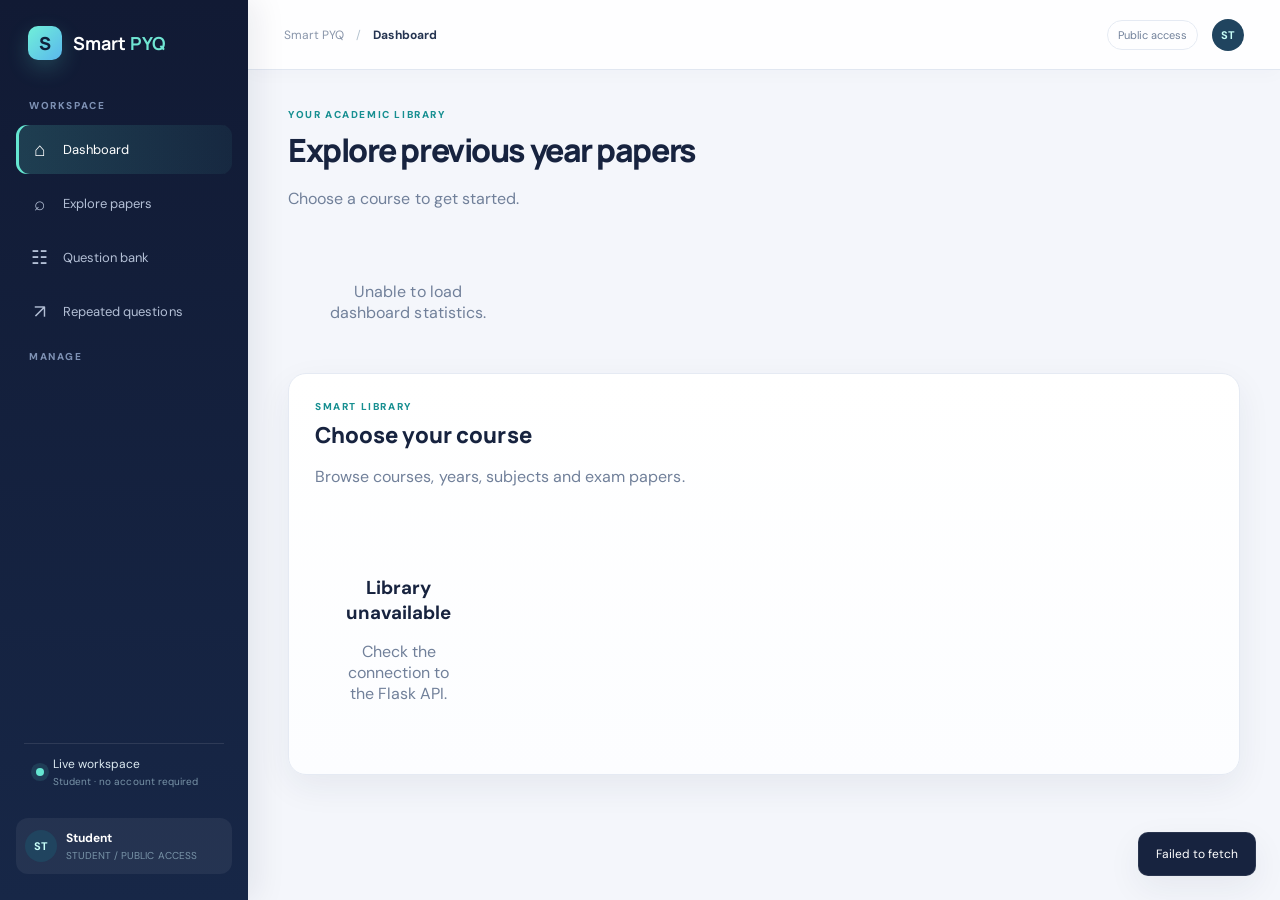
<file: frontend/index.html>
<!doctype html>
<html lang="en">
<head><meta charset="utf-8"><meta name="viewport" content="width=device-width, initial-scale=1"><title>Smart PYQ System | Dashboard</title><link rel="stylesheet" href="css/styles.css"></head>
<body data-page="dashboard"><div id="app-shell"></div><main class="main-content">
  <div class="page-heading"><div><p class="eyebrow">YOUR ACADEMIC LIBRARY</p><h1>Explore previous year papers</h1><p class="muted" id="dashboard-status">Choose a course to get started.</p></div></div>
  <section class="stats-grid dashboard-stats" id="dashboard-stats"></section>
  <section class="card folder-explorer">
    <div class="folder-heading"><div><p class="eyebrow">SMART LIBRARY</p><h2 id="folder-title">Choose your course</h2><p class="muted" id="folder-description">Browse courses, years, subjects and exam papers.</p></div><button class="button ghost hidden" id="folder-back" type="button">← Back</button></div>
    <div class="folder-breadcrumbs" id="folder-breadcrumbs"></div>
    <div class="folder-grid" id="folder-grid"><div class="state">Loading your paper library...</div></div>
  </section>
</main><div class="toast" id="toast"></div><script src="js/api.js"></script><script src="js/app.js"></script></body></html>
</file>
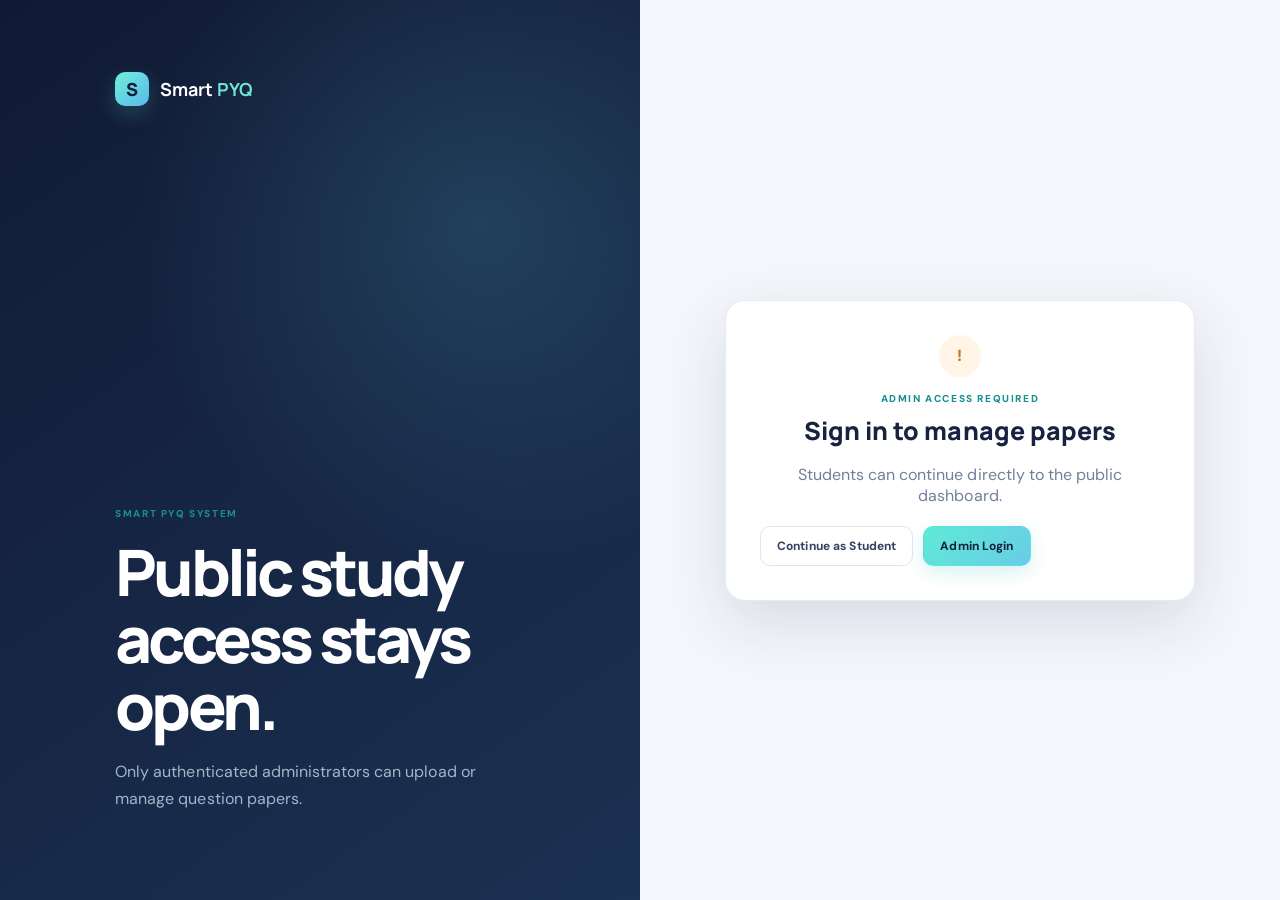
<file: frontend/access-denied.html>
<!doctype html>
<html lang="en">
<head><meta charset="utf-8"><meta name="viewport" content="width=device-width, initial-scale=1"><title>Admin Access Required | Smart PYQ System</title><link rel="preconnect" href="https://fonts.googleapis.com"><link rel="preconnect" href="https://fonts.gstatic.com" crossorigin><link href="https://fonts.googleapis.com/css2?family=DM+Sans:wght@400;500;600;700&family=Manrope:wght@600;700;800&display=swap" rel="stylesheet"><link rel="stylesheet" href="css/styles.css"></head>
<body class="auth-page"><main class="auth-layout"><section class="auth-hero"><div class="brand"><span class="brand-mark">S</span><span>Smart <b>PYQ</b></span></div><div><p class="eyebrow">SMART PYQ SYSTEM</p><h1>Public study access stays open.</h1><p>Only authenticated administrators can upload or manage question papers.</p></div></section><section class="auth-panel"><div class="auth-card access-card"><span class="access-icon">!</span><p class="eyebrow">ADMIN ACCESS REQUIRED</p><h2>Sign in to manage papers</h2><p class="muted">Students can continue directly to the public dashboard.</p><div class="form-actions"><a class="button ghost" href="index.html">Continue as Student</a><a class="button primary" href="login.html">Admin Login</a></div></div></section></main></body></html>
</file>
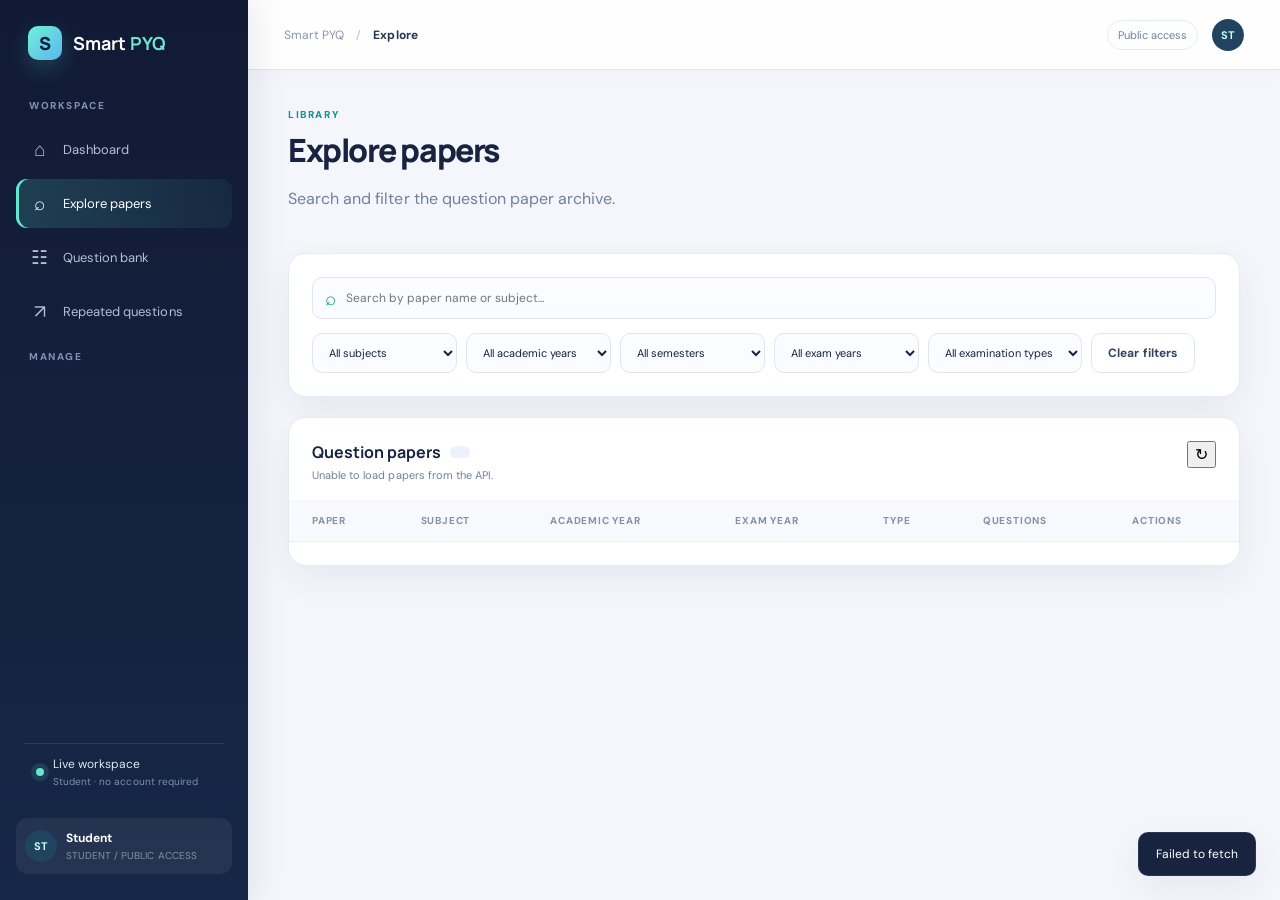
<file: frontend/explore.html>
<!doctype html><html lang="en"><head><meta charset="utf-8"><meta name="viewport" content="width=device-width, initial-scale=1"><title>Explore Papers | Smart PYQ System</title><link rel="preconnect" href="https://fonts.googleapis.com"><link rel="preconnect" href="https://fonts.gstatic.com" crossorigin><link href="https://fonts.googleapis.com/css2?family=DM+Sans:wght@400;500;600;700&family=Manrope:wght@600;700;800&display=swap" rel="stylesheet"><link rel="stylesheet" href="css/styles.css"></head><body data-page="explore"><div id="app-shell"></div><main class="main-content"><div class="page-heading"><div><p class="eyebrow">LIBRARY</p><h1>Explore papers</h1><p class="muted">Search and filter the question paper archive.</p></div><a class="button primary" href="upload.html"><span>＋</span> Upload paper</a></div><section class="card filter-card"><div class="search-field"><span>⌕</span><input id="paper-search" placeholder="Search by paper name or subject..." autocomplete="off"></div><div class="filter-row"><select id="subject-filter"><option value="">All subjects</option></select><select id="academic-filter"><option value="">All academic years</option></select><select id="semester-filter"><option value="">All semesters</option><option>Semester 1</option><option>Semester 2</option><option>Semester 3</option><option>Semester 4</option></select><select id="exam-year-filter"><option value="">All exam years</option></select><select id="term-filter"><option value="">All examination types</option><option>Mid Term</option><option>End Term</option></select><button class="button ghost" id="clear-filters">Clear filters</button></div></section><section class="card table-card"><div class="section-heading"><div><h2>Question papers <span class="count-pill" id="paper-count"></span></h2><p class="muted">Preview records are local mock data for this phase.</p></div><button class="icon-button" title="Refresh" id="refresh-papers">↻</button></div><div class="table-wrap"><table><thead><tr><th>Paper</th><th>Subject</th><th>Academic year</th><th>Exam year</th><th>Type</th><th>Questions</th><th>Actions</th></tr></thead><tbody id="papers-table"></tbody></table></div><div class="state empty-state hidden" id="papers-empty"><span class="state-icon">⌕</span><h3>No papers found</h3><p>Try changing your search or filters.</p></div></section></main><div class="toast" id="toast"></div><script src="js/mock-data.js"></script><script src="js/api.js"></script><script src="js/app.js"></script></body></html>
</file>
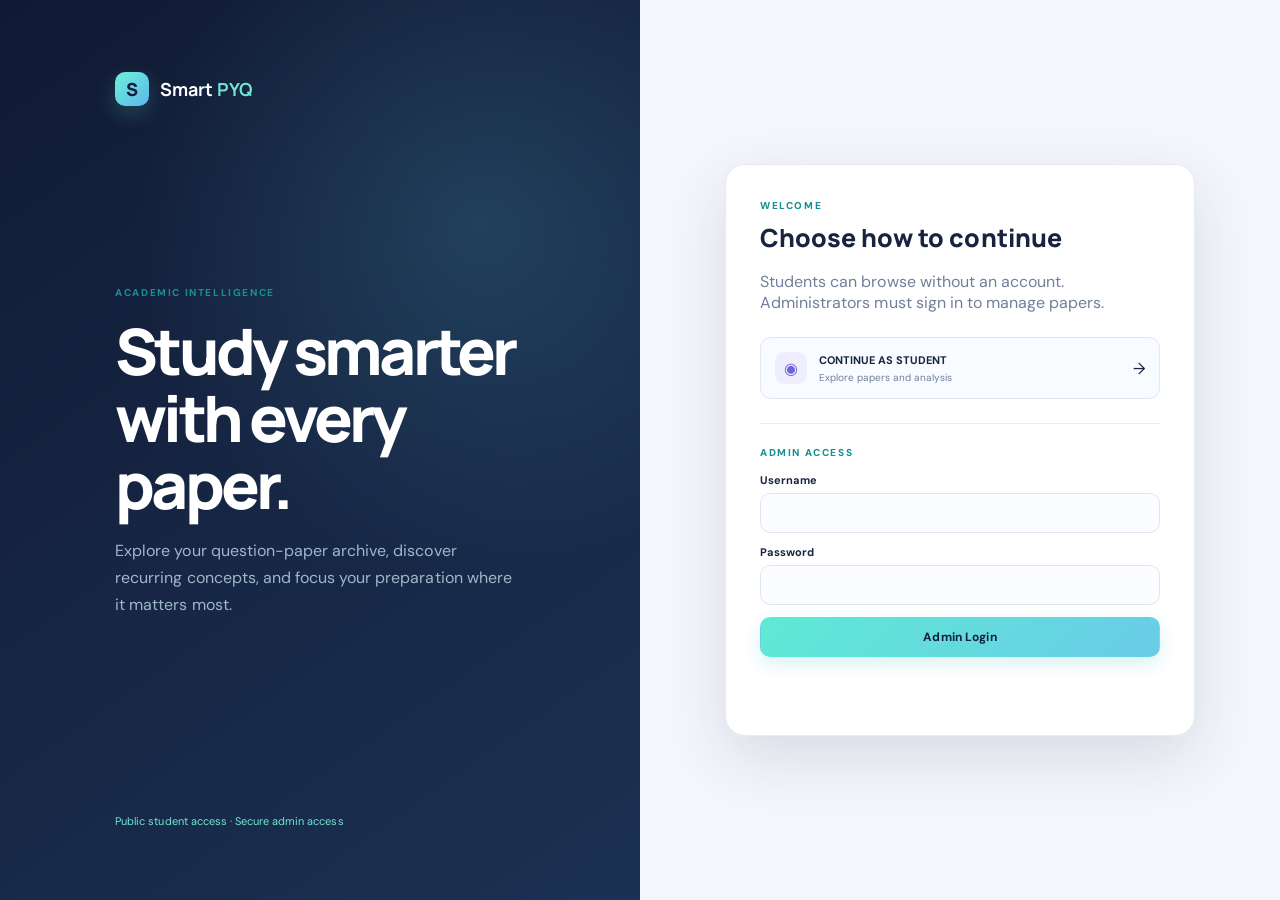
<file: frontend/login.html>
<!doctype html>
<html lang="en">
<head><meta charset="utf-8"><meta name="viewport" content="width=device-width, initial-scale=1"><title>Sign in | Smart PYQ System</title><link rel="preconnect" href="https://fonts.googleapis.com"><link rel="preconnect" href="https://fonts.gstatic.com" crossorigin><link href="https://fonts.googleapis.com/css2?family=DM+Sans:wght@400;500;600;700&family=Manrope:wght@600;700;800&display=swap" rel="stylesheet"><link rel="stylesheet" href="css/styles.css"></head>
<body class="auth-page">
  <main class="auth-layout"><section class="auth-hero"><div class="brand"><span class="brand-mark">S</span><span>Smart <b>PYQ</b></span></div><div><p class="eyebrow">ACADEMIC INTELLIGENCE</p><h1>Study smarter with every paper.</h1><p>Explore your question-paper archive, discover recurring concepts, and focus your preparation where it matters most.</p></div><span class="auth-hero-note">Public student access · Secure admin access</span></section><section class="auth-panel"><div class="auth-card"><p class="eyebrow">WELCOME</p><h2>Choose how to continue</h2><p class="muted">Students can browse without an account. Administrators must sign in to manage papers.</p><div class="role-grid"><button class="role-card" id="continue-student" type="button"><span class="role-icon violet">◉</span><span><strong>CONTINUE AS STUDENT</strong><small>Explore papers and analysis</small></span><span>→</span></button></div><form id="admin-login-form" class="admin-login-form"><p class="eyebrow">ADMIN ACCESS</p><label>Username<input id="admin-username" name="username" autocomplete="username" required></label><label>Password<input id="admin-password" name="password" type="password" autocomplete="current-password" required></label><button class="button primary" type="submit">Admin Login</button><p class="muted" id="login-error" role="alert"></p></form></div></section></main>
  <script src="js/api.js"></script><script>
    document.querySelector('#continue-student').onclick = () => { window.location.href = 'index.html'; };
    document.querySelector('#admin-login-form').onsubmit = async event => {
      event.preventDefault();
      const form = event.currentTarget;
      const button = form.querySelector('button[type="submit"]');
      const error = document.querySelector('#login-error');
      button.disabled = true; error.textContent = '';
      try {
        await window.PYQAuth.login(form.username.value.trim(), form.password.value);
        window.location.href = 'index.html';
      } catch (exception) {
        error.textContent = exception.message || 'Administrator login failed.';
      } finally { button.disabled = false; }
    };
  </script>
</body></html>
</file>
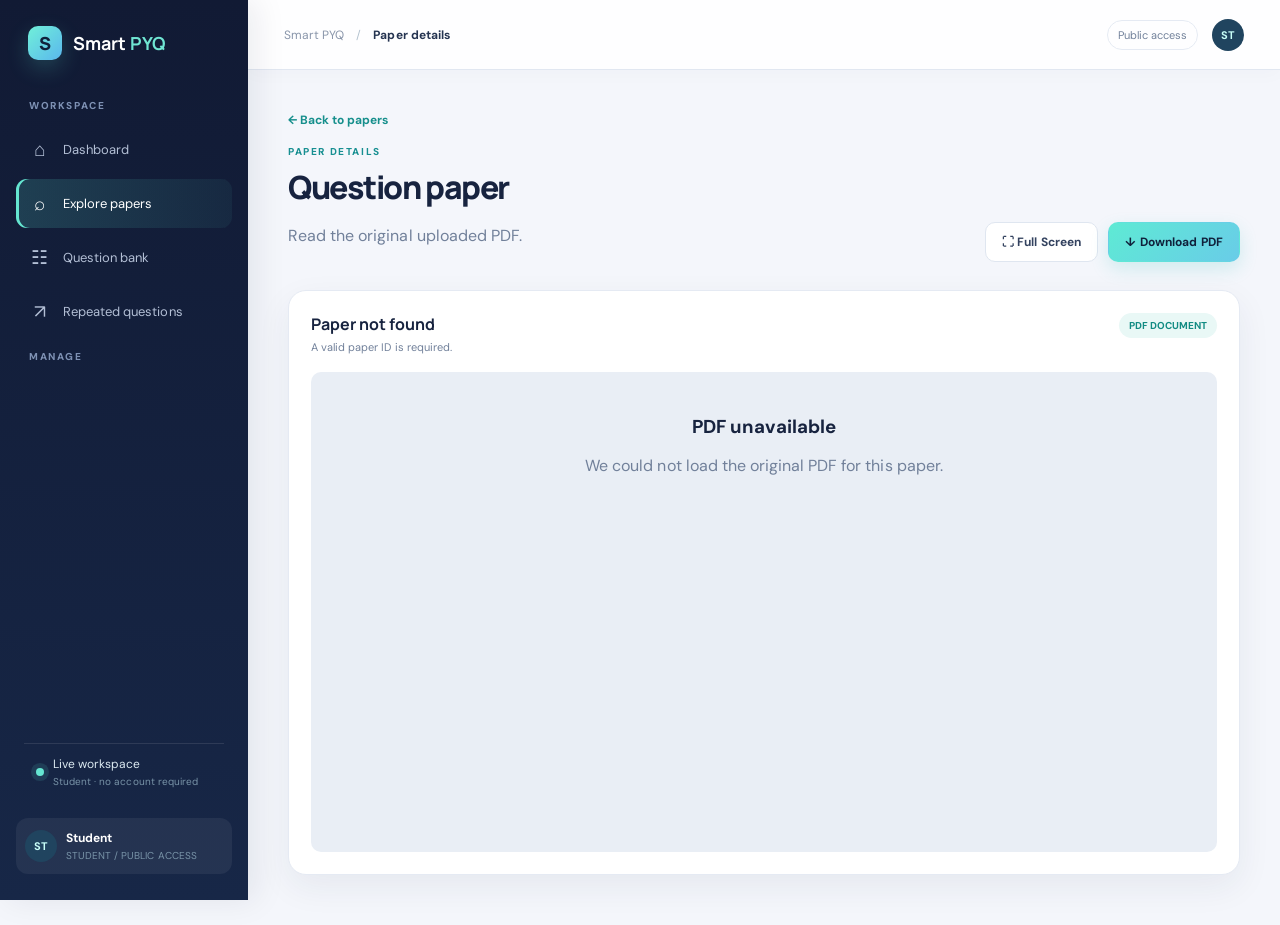
<file: frontend/paper-details.html>
<!doctype html>
<html lang="en">
<head>
  <meta charset="utf-8">
  <meta name="viewport" content="width=device-width, initial-scale=1">
  <title>Paper Details | Smart PYQ System</title>
  <link rel="preconnect" href="https://fonts.googleapis.com">
  <link rel="preconnect" href="https://fonts.gstatic.com" crossorigin>
  <link href="https://fonts.googleapis.com/css2?family=DM+Sans:wght@400;500;600;700&family=Manrope:wght@600;700;800&display=swap" rel="stylesheet">
  <link rel="stylesheet" href="css/styles.css">
</head>
<body data-page="details">
  <div id="app-shell"></div>
  <main class="main-content">
    <a class="back-link" href="explore.html">← Back to papers</a>
    <div class="page-heading detail-heading">
      <div><p class="eyebrow">PAPER DETAILS</p><h1>Question paper</h1><p class="muted">Read the original uploaded PDF.</p></div>
      <div class="pdf-actions"><button class="button ghost" id="fullscreen-paper" type="button">⛶ Full Screen</button><button class="button primary" id="download-paper" type="button">↓ Download PDF</button></div>
    </div>
    <section class="card pdf-viewer-card">
      <div class="section-heading"><div><h2 id="detail-title">Loading paper...</h2><p class="muted" id="detail-subtitle"></p></div><span class="badge soft">PDF DOCUMENT</span></div>
      <div class="pdf-preview"><iframe id="pdf-viewer" title="Question paper PDF" loading="lazy" allow="fullscreen" style="width:100%;height:calc(100vh - 250px);min-height:620px;border:0;border-radius:8px;background:#fff"></iframe><div class="state hidden" id="pdf-unavailable"><h3>PDF unavailable</h3><p>We could not load the original PDF for this paper.</p></div></div>
    </section>
  </main>
  <div class="toast" id="toast"></div>
  <script src="js/mock-data.js"></script><script src="js/api.js"></script><script src="js/app.js"></script>
</body>
</html>
</file>
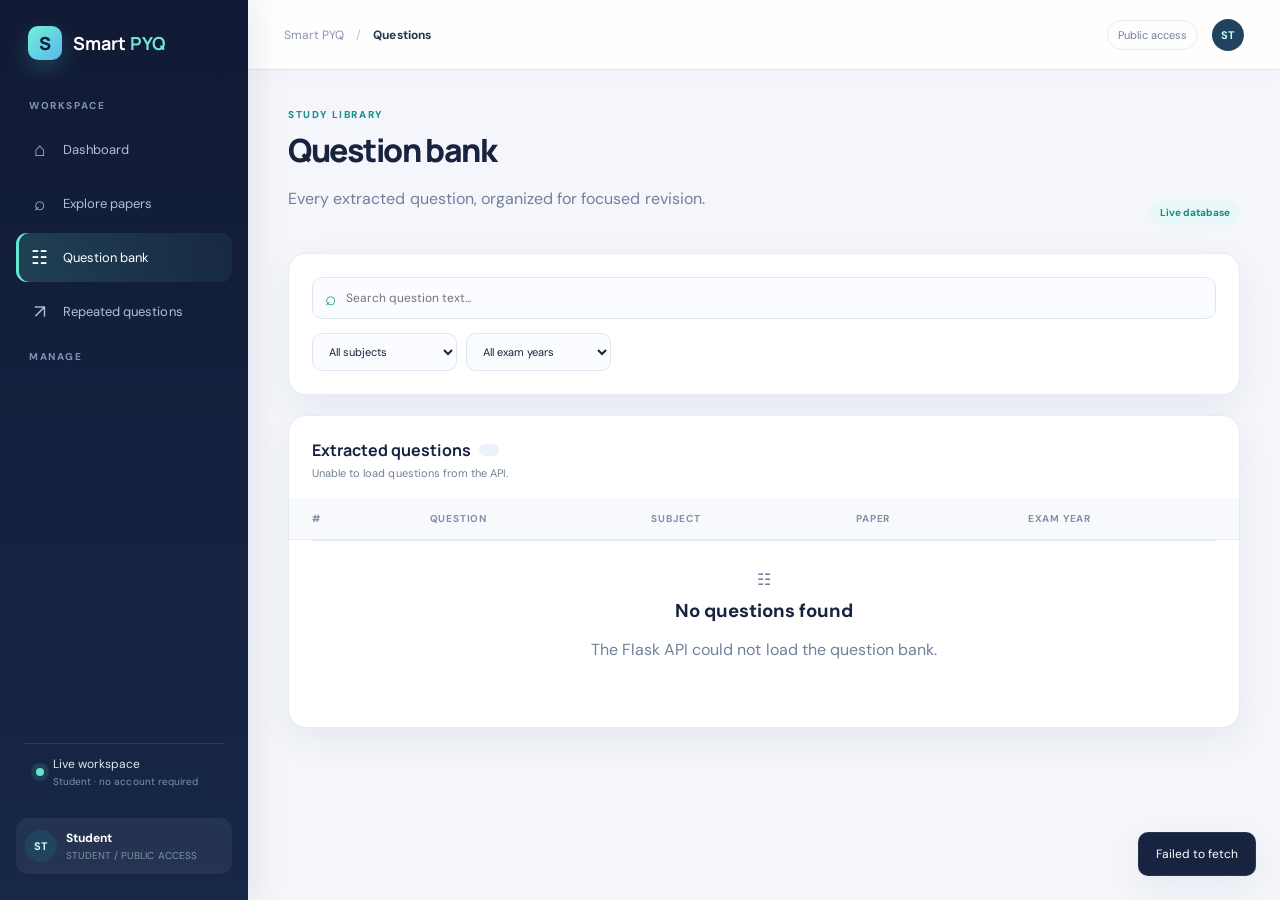
<file: frontend/questions.html>
<!doctype html><html lang="en"><head><meta charset="utf-8"><meta name="viewport" content="width=device-width, initial-scale=1"><title>Question Bank | Smart PYQ System</title><link rel="stylesheet" href="css/styles.css"></head><body data-page="questions"><div id="app-shell"></div><main class="main-content"><div class="page-heading"><div><p class="eyebrow">STUDY LIBRARY</p><h1>Question bank</h1><p class="muted">Every extracted question, organized for focused revision.</p></div><span class="badge soft">Live database</span></div><section class="card filter-card"><div class="search-field"><span>⌕</span><input id="question-search" placeholder="Search question text..."></div><div class="filter-row"><select id="question-subject"><option value="">All subjects</option></select><select id="question-year"><option value="">All exam years</option></select></div></section><section class="card table-card"><div class="section-heading"><div><h2>Extracted questions <span class="count-pill" id="question-count"></span></h2><p class="muted" id="question-status">Loading questions from the Flask API...</p></div></div><div class="table-wrap"><table><thead><tr><th>#</th><th>Question</th><th>Subject</th><th>Paper</th><th>Exam year</th></tr></thead><tbody id="questions-table"></tbody></table></div><div class="state empty-state hidden" id="questions-empty"><span class="state-icon">☷</span><h3>No questions found</h3><p id="questions-empty-copy">Try a different search phrase.</p></div></section></main><div class="toast" id="toast"></div><script src="js/api.js"></script><script src="js/app.js"></script></body></html>
</file>
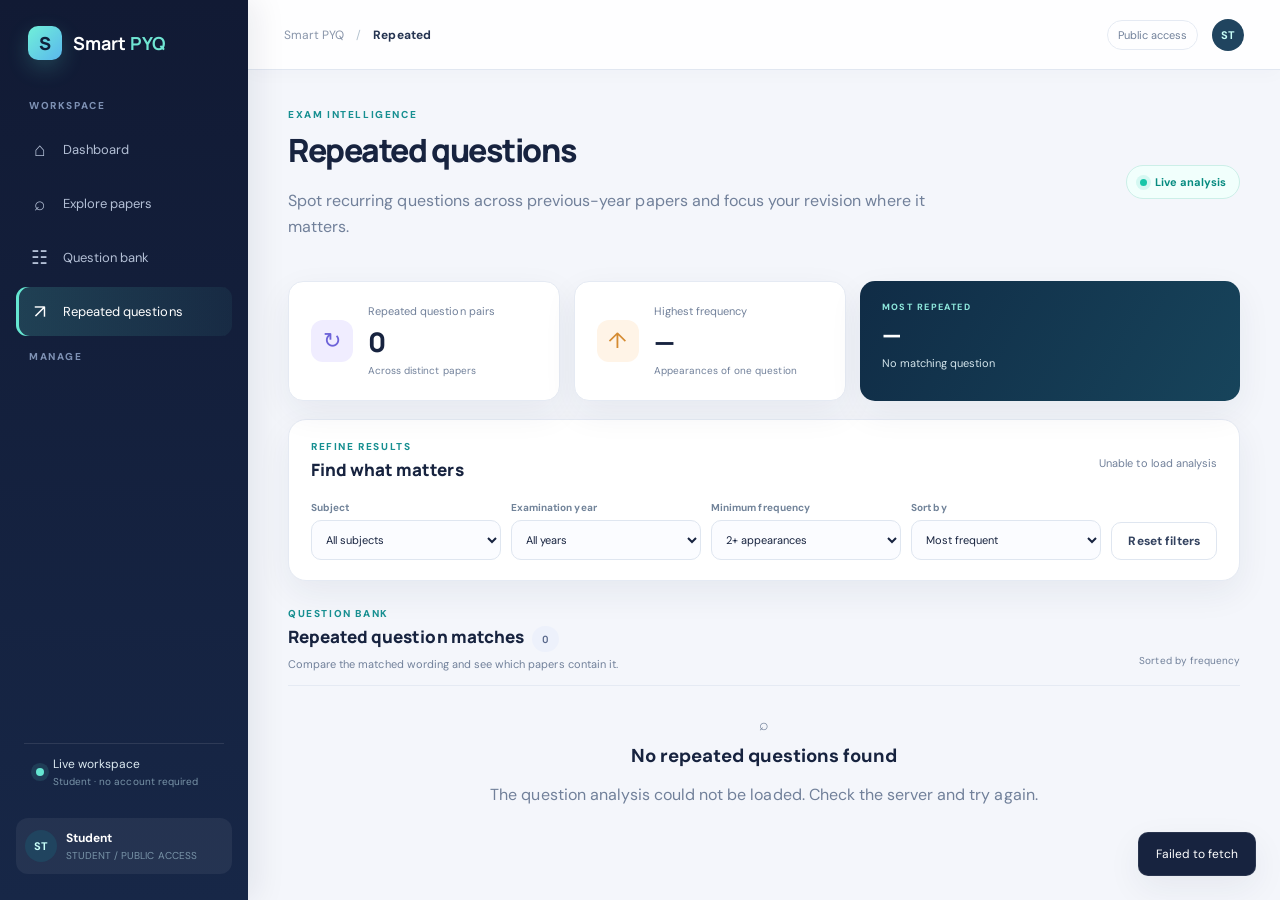
<file: frontend/repeated.html>
<!doctype html>
<html lang="en">
<head>
  <meta charset="utf-8">
  <meta name="viewport" content="width=device-width, initial-scale=1">
  <title>Repeated Questions | Smart PYQ System</title>
  <link rel="preconnect" href="https://fonts.googleapis.com">
  <link rel="preconnect" href="https://fonts.gstatic.com" crossorigin>
  <link href="https://fonts.googleapis.com/css2?family=DM+Sans:wght@400;500;600;700&family=Manrope:wght@600;700;800&display=swap" rel="stylesheet">
  <link rel="stylesheet" href="css/styles.css">
</head>
<body data-page="repeated">
  <div id="app-shell"></div>
  <main class="main-content repeated-page">
    <div class="page-heading repeated-hero">
      <div>
        <p class="eyebrow">EXAM INTELLIGENCE</p>
        <h1>Repeated questions</h1>
        <p class="muted">Spot recurring questions across previous-year papers and focus your revision where it matters.</p>
      </div>
      <span class="live-indicator"><i></i> Live analysis</span>
    </div>

    <section class="repeated-metrics">
      <article class="metric-card metric-primary">
        <span class="metric-icon">↻</span>
        <div><p>Repeated question pairs</p><strong id="repeated-total">—</strong><small>Across distinct papers</small></div>
      </article>
      <article class="metric-card">
        <span class="metric-icon metric-icon-orange">↑</span>
        <div><p>Highest frequency</p><strong id="repeated-highest">—</strong><small>Appearances of one question</small></div>
      </article>
      <article class="metric-card metric-highlight">
        <div class="metric-label">MOST REPEATED</div>
        <strong id="top-frequency">—</strong>
        <p id="top-question">Waiting for analysis…</p>
      </article>
    </section>

    <section class="card repeated-filter-panel">
      <div class="repeated-filter-heading">
        <div><p class="eyebrow">REFINE RESULTS</p><h2>Find what matters</h2></div>
        <p class="muted" id="repeated-status">Loading repeated questions…</p>
      </div>
      <div class="repeated-filters">
        <label><span>Subject</span><select id="repeated-subject-filter"><option value="">All subjects</option></select></label>
        <label><span>Examination year</span><select id="repeated-exam-year-filter"><option value="">All years</option></select></label>
        <label><span>Minimum frequency</span><select id="repeated-min-frequency"><option value="2">2+ appearances</option><option value="3">3+ appearances</option><option value="4">4+ appearances</option><option value="5">5+ appearances</option></select></label>
        <label><span>Sort by</span><select id="sort-repeated"><option value="desc">Most frequent</option><option value="asc">Least frequent</option></select></label>
        <button class="button ghost" id="clear-repeated-filters" type="button">Reset filters</button>
      </div>
    </section>

    <section class="repeated-results-section">
      <div class="repeated-results-heading">
        <div><p class="eyebrow">QUESTION BANK</p><h2>Repeated question matches <span class="count-pill" id="repeated-count">0</span></h2><p class="muted">Compare the matched wording and see which papers contain it.</p></div>
        <span class="results-caption">Sorted by frequency</span>
      </div>
      <div id="repeated-list" class="repeated-list"></div>
      <div class="state empty-state hidden" id="repeated-empty"><span class="state-icon">⌕</span><h3>No repeated questions found</h3><p>No questions match the selected filters.</p></div>
    </section>
  </main>
  <div class="toast" id="toast"></div>
  <script src="js/mock-data.js"></script>
  <script src="js/api.js"></script>
  <script src="js/app.js"></script>
</body>
</html>
</file>
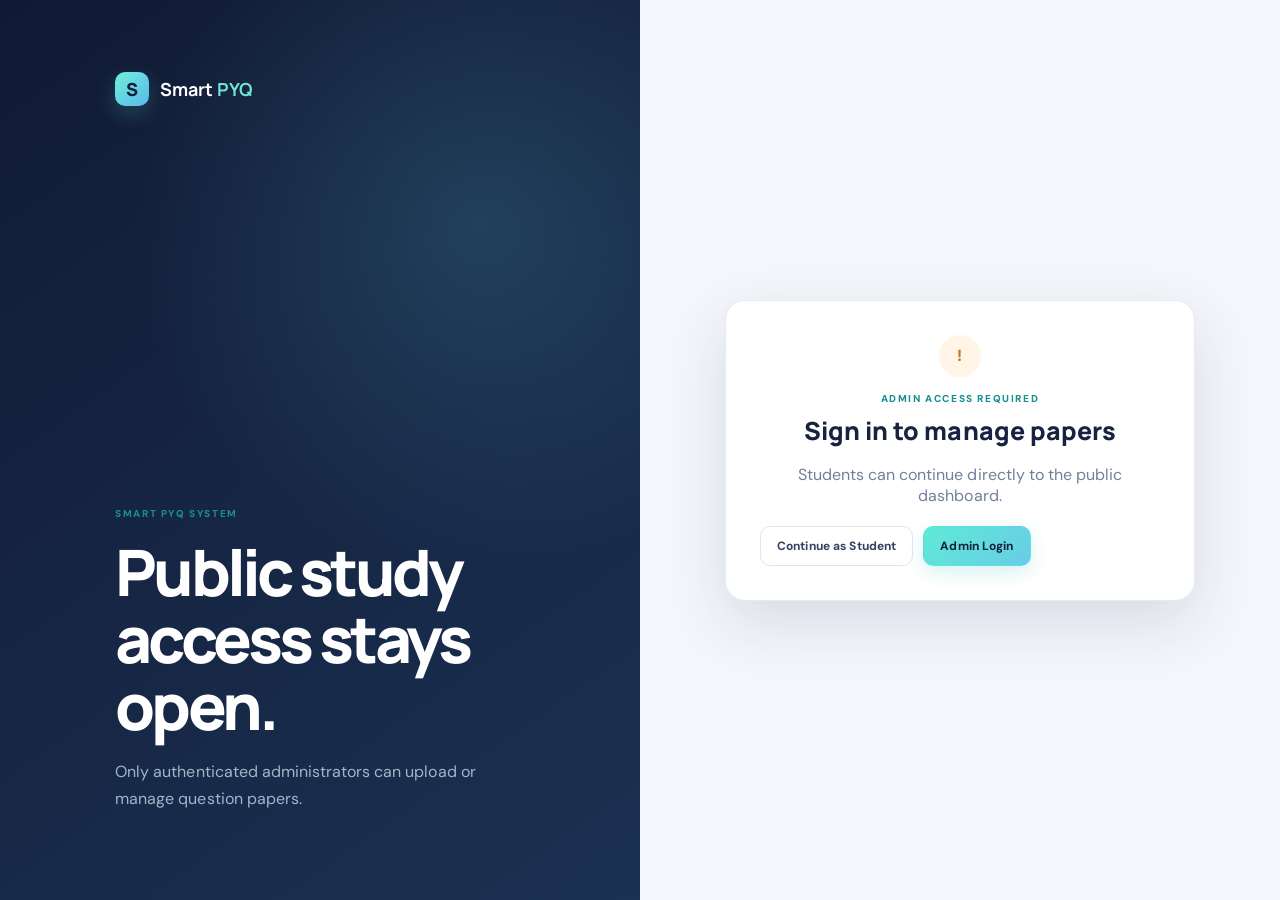
<file: frontend/upload.html>
<!doctype html>
<html lang="en">
<head>
  <meta charset="utf-8">
  <meta name="viewport" content="width=device-width, initial-scale=1">
  <title>Upload Paper | Smart PYQ System</title>
  <link rel="preconnect" href="https://fonts.googleapis.com">
  <link rel="preconnect" href="https://fonts.gstatic.com" crossorigin>
  <link href="https://fonts.googleapis.com/css2?family=DM+Sans:wght@400;500;600;700&family=Manrope:wght@600;700;800&display=swap" rel="stylesheet">
  <link rel="stylesheet" href="css/styles.css">
</head>
<body data-page="upload">
  <div id="app-shell"></div>
  <main class="main-content">
    <div class="page-heading">
      <div>
        <p class="eyebrow">CONTENT INGESTION</p>
        <h1>Upload a paper</h1>
        <p class="muted">Add a PDF to the processing queue with the right academic context.</p>
      </div>
    </div>
    <div class="content-grid form-layout">
      <section class="card">
        <div class="section-heading">
          <div>
            <h2>Paper information</h2>
            <p class="muted">These fields will be sent to the Flask processing endpoint.</p>
          </div>
        </div>
        <form id="upload-form">
          <div class="form-grid">
            <label>Course<input name="course" maxlength="120" placeholder="e.g. B.Tech AI & DS" required></label>
            <label>Subject<input name="subject" list="subject-options" maxlength="150" placeholder="Enter or choose subject" required><datalist id="subject-options"><option value="Data Structures"></option><option value="OOP in C++"></option><option value="DBMS"></option><option value="Computer Networks"></option></datalist></label>
            <label>Academic year<select name="academic_year" required><option value="">Choose year</option><option>First Year</option><option>Second Year</option><option>Third Year</option><option>Fourth Year</option></select></label>
            <label>Semester<select name="semester" required><option value="">Choose semester</option><option>Semester 1</option><option>Semester 2</option><option>Semester 3</option><option>Semester 4</option></select></label>
            <label>Examination year<select name="exam_year" required><option value="">Choose year</option><option>2025</option><option>2024</option><option>2023</option><option>2022</option></select></label>
            <label>Examination type<select name="term" required><option value="">Choose type</option><option>Mid Term</option><option>End Term</option></select></label>
            <label>Paper code<input name="paper_code" maxlength="50" placeholder="e.g. TCS302" required></label>
          </div>
          <div class="dropzone" id="dropzone">
            <input type="file" id="file-input" name="pdf" accept="application/pdf" hidden>
            <span class="upload-icon">↑</span>
            <strong>Drop your PDF here</strong>
            <span class="muted">or <button type="button" class="inline-button" id="choose-file">browse files</button></span>
            <small>PDF only · Maximum 25 MB</small>
            <div class="file-preview hidden" id="file-preview"></div>
          </div>
          <div class="form-actions">
            <a href="index.html" class="button ghost">Cancel</a>
            <button class="button primary" type="submit">Upload and process paper</button>
          </div>
        </form>
      </section>
      <aside class="card info-card">
        <span class="icon-box blue">✦</span>
        <h2>What happens next?</h2>
        <ol>
          <li><strong>OCR processing</strong><span>Each PDF page is rendered and read by the OCR pipeline.</span></li>
          <li><strong>Question extraction</strong><span>Numbered question blocks are identified and normalized.</span></li>
          <li><strong>Library indexing</strong><span>Paper metadata and questions become searchable.</span></li>
        </ol>
        <div class="notice">Admin-only upload. The Flask API validates the session, stores the PDF, and runs OCR and extraction.</div>
      </aside>
    </div>
  </main>
  <div class="toast" id="toast"></div>
  <script src="js/mock-data.js"></script>
  <script src="js/api.js"></script>
  <script src="js/app.js"></script>
</body>
</html>
</file>
<file: frontend/css/styles.css>
@import url('https://fonts.googleapis.com/css2?family=DM+Sans:wght@400;500;600;700&family=Manrope:wght@600;700;800&display=swap');
:root{--navy:#071a2d;--navy-2:#0d2b45;--cyan:#17d4c4;--cyan-dark:#0aa89c;--canvas:#f3f7fb;--card:#fff;--ink:#102a43;--muted:#718399;--line:#e3edf3;--violet:#8067e8;--orange:#f3a64b;--green:#38ba8a;--shadow:0 16px 40px rgba(20,53,77,.08)}
*{box-sizing:border-box}html{font-family:'DM Sans',sans-serif;color:var(--ink);background:var(--canvas)}body{margin:0;background:var(--canvas);min-height:100vh}a{color:inherit;text-decoration:none}button,input,select{font:inherit}button{cursor:pointer}.hidden{display:none!important}.muted{color:var(--muted)}
.app-shell{display:contents}.sidebar{position:fixed;inset:0 auto 0 0;width:248px;background:linear-gradient(180deg,var(--navy),#09243b);color:#c8d7e3;padding:26px 16px;display:flex;flex-direction:column;z-index:5}.brand{display:flex;align-items:center;gap:11px;color:#fff;font-family:Manrope,sans-serif;font-weight:700;font-size:18px;padding:0 12px 30px}.brand b{color:var(--cyan)}.brand-mark{display:grid;place-items:center;width:34px;height:34px;border-radius:10px;background:var(--cyan);color:var(--navy);font-weight:800;box-shadow:0 8px 20px rgba(23,212,196,.3)}.nav-label,.eyebrow{font-size:10px;letter-spacing:.16em;font-weight:800;color:#83a0b5}.nav-label{padding:0 13px;margin:9px 0 8px}.sidebar nav{display:grid;gap:5px}.sidebar nav a{display:flex;align-items:center;gap:13px;padding:12px 13px;border-radius:10px;font-size:13px;color:#a9c0d0;transition:.2s}.sidebar nav a span{width:20px;font-size:19px;text-align:center}.sidebar nav a:hover,.sidebar nav a.active{color:#fff;background:rgba(23,212,196,.13)}.sidebar nav a.active{box-shadow:inset 3px 0 var(--cyan)}.sidebar-footer{margin-top:auto}.preview-indicator{display:flex;gap:9px;align-items:center;margin:18px 8px;padding:12px;border-top:1px solid rgba(255,255,255,.1);font-size:12px;color:#dceaf1}.preview-indicator i{width:8px;height:8px;border-radius:99px;background:var(--cyan);box-shadow:0 0 0 5px rgba(23,212,196,.12)}.preview-indicator small,.user-profile small{display:block;color:#7994a8;font-size:10px;margin-top:3px}.user-profile{display:flex;align-items:center;gap:9px;padding:12px 9px;border-radius:12px;background:rgba(255,255,255,.06);min-width:0}.user-profile>span:nth-child(2){min-width:0;flex:1}.user-profile strong{font-size:12px;color:#fff;display:block;white-space:nowrap;overflow:hidden;text-overflow:ellipsis}.avatar,.top-avatar{display:grid;place-items:center;width:32px;height:32px;border-radius:50%;background:#20445f;color:#c8fff9;font-size:11px;font-weight:700}.logout-link{background:none;border:0;color:var(--cyan);font-size:11px;padding:3px}.topbar{position:fixed;top:0;right:0;left:248px;height:70px;background:rgba(255,255,255,.9);backdrop-filter:blur(16px);border-bottom:1px solid var(--line);display:flex;align-items:center;padding:0 36px;z-index:4}.breadcrumbs{font-size:12px;color:var(--muted)}.breadcrumbs span{padding:0 9px;color:#b3c2cf}.breadcrumbs strong{color:var(--ink)}.top-actions{margin-left:auto;display:flex;align-items:center;gap:14px}.top-status{font-size:11px;color:var(--muted);padding:7px 10px;border:1px solid var(--line);border-radius:99px}.menu-button,.mobile-close{display:none}.main-content{margin-left:248px;padding:108px 40px 50px;max-width:1600px}.page-heading{display:flex;align-items:flex-end;justify-content:space-between;gap:20px;margin-bottom:28px}.page-heading h1{font:800 32px Manrope,sans-serif;margin:7px 0 8px;letter-spacing:-.04em}.eyebrow{margin:0;color:var(--cyan-dark)}.button{border:1px solid transparent;border-radius:9px;padding:11px 16px;font-weight:700;font-size:12px;display:inline-flex;align-items:center;justify-content:center;gap:8px;transition:.2s}.button.primary{background:var(--cyan);color:var(--navy);box-shadow:0 8px 18px rgba(23,212,196,.2)}.button.primary:hover{background:#27e5d4;transform:translateY(-1px)}.button.ghost{background:#fff;border-color:var(--line);color:var(--ink)}.button:disabled{opacity:.55;cursor:wait}.badge,.count-pill,.type-pill,.frequency-badge,.match-badge{display:inline-flex;align-items:center;border-radius:99px;padding:6px 10px;font-size:10px;font-weight:700}.badge.soft{background:#e8fbf8;color:var(--cyan-dark)}.count-pill{background:#eaf3f8;color:#42637c;margin-left:5px}.card{background:var(--card);border:1px solid rgba(208,225,234,.7);border-radius:16px;box-shadow:var(--shadow);padding:23px}.stats-grid{display:grid;grid-template-columns:repeat(4,1fr);gap:16px;margin-bottom:20px}.stat-card{background:#fff;border:1px solid var(--line);border-radius:14px;padding:18px;display:flex;align-items:center;gap:14px;box-shadow:var(--shadow)}.stat-card p{font-size:11px;color:var(--muted);margin:0 0 5px}.stat-card strong{font:800 25px Manrope,sans-serif;display:block}.stat-card small{font-size:10px;color:var(--muted)}.icon-box{display:grid;place-items:center;width:40px;height:40px;border-radius:11px;background:#e7fbf8;color:var(--cyan-dark);font-size:19px;font-weight:700;flex:none}.icon-box.violet{background:#f0edff;color:var(--violet)}.icon-box.orange{background:#fff4e5;color:var(--orange)}.icon-box.green{background:#eafaf3;color:var(--green)}.content-grid{display:grid;gap:20px;margin-bottom:20px}.content-grid.two-thirds{grid-template-columns:1.5fr 1fr}.section-heading{display:flex;align-items:flex-start;justify-content:space-between;gap:12px;margin-bottom:18px}.section-heading h2{font:700 16px Manrope,sans-serif;margin:0 0 5px}.section-heading p{font-size:11px;margin:0}.text-link,.table-action,.back-link{font-size:12px;font-weight:700;color:var(--cyan-dark)}.bar-chart{display:grid;gap:16px}.bar-row{display:grid;grid-template-columns:130px 1fr 35px 55px;gap:10px;align-items:center;font-size:11px}.bar-row strong{text-align:right}.bar-row small{color:var(--muted);font-size:10px}.bar-track,.freq-track{height:9px;background:#edf4f6;border-radius:99px;overflow:hidden}.bar-track i,.freq-track i{display:block;height:100%;border-radius:inherit;background:linear-gradient(90deg,var(--cyan),#67e6d7)}.quick-actions{display:grid;gap:10px}.quick-action{display:flex;align-items:center;gap:12px;padding:12px;border:1px solid var(--line);border-radius:11px}.quick-action:hover{border-color:var(--cyan);background:#f5fffe}.quick-action>span:nth-child(2){flex:1}.quick-action strong,.quick-action small{display:block}.quick-action strong{font-size:12px}.quick-action small{font-size:10px;color:var(--muted);margin-top:3px}.quick-action .arrow{color:var(--cyan-dark)}.table-card{overflow:hidden}.table-wrap{overflow:auto;margin:0 -23px}.table-wrap table{border-collapse:collapse;width:100%;min-width:720px}th,td{text-align:left;padding:14px 23px;border-bottom:1px solid var(--line);font-size:11px;vertical-align:middle}th{font-size:10px;text-transform:uppercase;letter-spacing:.08em;color:#8ba0b0;background:#fbfdfe}tr:last-child td{border-bottom:0}.paper-cell{display:flex;align-items:center;gap:10px}.paper-cell strong,.paper-cell small{display:block}.paper-cell strong{font-size:11px}.paper-cell small,.table-sub{font-size:10px;color:var(--muted);margin-top:3px}.paper-icon{display:grid;place-items:center;width:32px;height:36px;border-radius:7px;background:#fff0ef;color:#e77065;font-size:9px;font-weight:800}.status-dot{font-size:10px;color:var(--green);white-space:nowrap}.status-dot i{display:inline-block;width:6px;height:6px;border-radius:50%;background:var(--green);margin-right:4px}.filter-card{margin-bottom:20px}.search-field{display:flex;align-items:center;gap:10px;border:1px solid var(--line);border-radius:9px;padding:0 12px;margin-bottom:14px;background:#fbfdfe}.search-field span{color:var(--cyan-dark);font-size:19px}.search-field input{border:0;outline:0;background:transparent;padding:12px 0;width:100%;font-size:12px}.filter-row{display:flex;gap:9px;flex-wrap:wrap}.filter-row select{border:1px solid var(--line);border-radius:8px;padding:10px 12px;background:#fff;color:var(--ink);font-size:11px;min-width:145px;outline:none}.state{text-align:center;padding:28px;color:var(--muted)}.state h3{color:var(--ink);margin:8px 0}.empty-state{border-top:1px solid var(--line)}.notice{padding:12px 14px;border-radius:9px;background:#f4fbfb;color:#527080;font-size:11px;margin-bottom:16px}.analysis-note{border-left:3px solid var(--cyan)}.frequency-row{display:grid;grid-template-columns:30px minmax(140px,1fr) 1fr 35px;gap:10px;align-items:center;margin-bottom:13px;font-size:11px}.rank,.rank-circle{color:var(--cyan-dark);font-weight:800}.frequency-row strong{text-align:right}.highlight-card{display:flex;flex-direction:column;align-items:flex-start;justify-content:center;min-height:180px}.highlight-card .big-number{font:800 38px Manrope,sans-serif;color:var(--cyan-dark);margin-top:12px}.question-text{font-size:11px;line-height:1.5}.number-badge,.rank-circle{display:inline-grid;place-items:center;min-width:26px;height:26px;border-radius:8px;background:#eef8f8;color:var(--cyan-dark);font-size:10px}.rank-circle{border-radius:50%;background:#eafaf7}.match-pair{display:grid;gap:7px;max-width:390px}.match-arrow{color:var(--cyan-dark);font-size:12px}.match-badge{margin-top:8px;background:#edf8f6;color:var(--cyan-dark)}.match-badge.similar{background:#f0edff;color:var(--violet)}.frequency-badge{background:#fff4e5;color:#bd7526}.detail-meta{display:grid;grid-template-columns:repeat(6,1fr);gap:10px;margin-bottom:20px}.detail-meta>div{background:#fff;border:1px solid var(--line);border-radius:11px;padding:14px}.detail-meta span,.detail-meta strong{display:block}.detail-meta span{font-size:10px;color:var(--muted);margin-bottom:6px}.detail-meta strong{font-size:12px}.detail-layout{grid-template-columns:1.25fr 1fr}.pdf-preview{background:#edf3f6;border-radius:10px;padding:5px;min-height:480px}.pdf-preview iframe{height:480px;width:100%;border:0;border-radius:8px;background:#fff}.question-stack{display:grid;gap:10px}.question-item{display:flex;gap:10px;padding:13px;border:1px solid var(--line);border-radius:10px}.question-item p{margin:2px 0;font-size:12px;line-height:1.55}.back-link{display:inline-block;margin-bottom:17px}.form-layout{display:grid;grid-template-columns:1.35fr .8fr;gap:20px}.form-grid{display:grid;grid-template-columns:1fr 1fr;gap:14px}.form-field,.admin-login-form label{display:grid;gap:6px;font-size:11px;font-weight:700}.form-field input,.form-field select,.admin-login-form input{border:1px solid var(--line);border-radius:8px;padding:11px;background:#fbfdfe;outline:none;font-size:12px}.form-field input:focus,.form-field select:focus,.admin-login-form input:focus{border-color:var(--cyan);box-shadow:0 0 0 3px rgba(23,212,196,.12)}.dropzone{border:1.5px dashed #a9c5ce;border-radius:12px;padding:30px;text-align:center;background:#f8fcfd}.dropzone.dragging{border-color:var(--cyan);background:#effffc}.dropzone h3{font:700 15px Manrope;margin:10px 0 4px}.dropzone p{font-size:11px}.file-preview{display:flex;align-items:center;gap:10px;padding:12px;border:1px solid var(--line);border-radius:10px;margin-top:13px}.file-preview>span:nth-child(2){flex:1;text-align:left}.file-preview strong,.file-preview small{display:block}.file-preview small{font-size:10px;color:var(--muted);margin-top:3px}.remove-file{border:0;background:transparent;color:#e27067;font-size:18px}.form-actions{display:flex;gap:10px;margin-top:20px}.auth-page{background:var(--navy);min-height:100vh}.auth-layout{min-height:100vh;display:grid;grid-template-columns:1fr 1fr}.auth-hero{padding:8vh 9vw;color:#d5e6ef;display:flex;flex-direction:column;justify-content:space-between;background:radial-gradient(circle at 70% 30%,#12415b 0,transparent 40%)}.auth-hero .brand{padding:0}.auth-hero h1{font:800 clamp(36px,5vw,64px) Manrope,sans-serif;line-height:1.05;letter-spacing:-.06em;max-width:500px;color:#fff;margin:18px 0}.auth-hero p:not(.eyebrow){max-width:450px;line-height:1.7;color:#9db8c8}.auth-hero-note{font-size:11px;color:var(--cyan)}.auth-panel{background:var(--canvas);display:grid;place-items:center;padding:30px}.auth-card{width:min(100%,470px);background:#fff;border:1px solid var(--line);border-radius:20px;padding:34px;box-shadow:var(--shadow)}.auth-card h2{font:800 25px Manrope;margin:8px 0}.role-grid{margin:24px 0}.role-card{width:100%;display:flex;align-items:center;gap:12px;text-align:left;background:#f7fffe;border:1px solid #ccefeb;border-radius:11px;padding:14px;color:var(--ink)}.role-card:hover{border-color:var(--cyan);transform:translateY(-1px)}.role-card>span:nth-child(2){flex:1}.role-card strong,.role-card small{display:block}.role-card strong{font-size:11px}.role-card small{font-size:10px;color:var(--muted);margin-top:4px}.role-icon{display:grid;place-items:center;width:32px;height:32px;border-radius:9px;background:#f0edff;color:var(--violet)}.admin-login-form{border-top:1px solid var(--line);padding-top:22px;display:grid;gap:12px}.admin-login-form .eyebrow{margin-bottom:2px}.login-error{min-height:16px;color:#d85f59!important}.access-card{text-align:center}.access-icon{display:grid;place-items:center;margin:0 auto 15px;width:42px;height:42px;border-radius:50%;background:#fff4e5;color:#bd7526;font-weight:800}.toast{position:fixed;right:24px;bottom:24px;z-index:10;background:var(--navy);color:#fff;padding:13px 17px;border-radius:10px;font-size:12px;box-shadow:var(--shadow);opacity:0;transform:translateY(10px);pointer-events:none;transition:.2s}.toast.show{opacity:1;transform:none}
@media(max-width:1050px){.stats-grid{grid-template-columns:repeat(2,1fr)}.detail-meta{grid-template-columns:repeat(3,1fr)}.content-grid.two-thirds,.detail-layout,.form-layout{grid-template-columns:1fr}}
@media(max-width:760px){.sidebar{transform:translateX(-100%);transition:.25s}.menu-open .sidebar{transform:none}.mobile-backdrop{display:none;position:fixed;inset:0;background:rgba(7,26,45,.5);z-index:4}.menu-open .mobile-backdrop{display:block}.topbar{left:0;padding:0 18px}.menu-button,.mobile-close{display:block;border:0;background:none;color:var(--ink);font-size:22px}.menu-button{margin-right:14px}.mobile-close{position:absolute;right:14px;top:14px;color:#fff}.top-status{display:none}.main-content{margin-left:0;padding:95px 17px 35px}.page-heading{align-items:flex-start;flex-direction:column}.page-heading h1{font-size:27px}.page-heading>.button{width:100%}.stats-grid{grid-template-columns:1fr 1fr;gap:10px}.stat-card{padding:13px;gap:8px}.stat-card strong{font-size:20px}.stat-card p{font-size:10px}.bar-row{grid-template-columns:92px 1fr 28px}.bar-row small{display:none}.filter-row select,.filter-row .button{flex:1;min-width:130px}.detail-meta{grid-template-columns:1fr 1fr}.form-grid{grid-template-columns:1fr}.auth-layout{grid-template-columns:1fr}.auth-hero{min-height:260px;padding:32px 24px}.auth-hero h1{font-size:36px}.auth-panel{padding:18px}.auth-card{padding:24px}.table-wrap{margin:0 -16px}.card{padding:17px}.section-heading{flex-direction:column}.pdf-preview,.pdf-preview iframe{min-height:330px;height:330px}}

/* Course/year/subject folder explorer */
.dashboard-stats{grid-template-columns:repeat(2,minmax(180px,240px));margin-bottom:22px}
.folder-explorer{padding:26px}
.folder-heading{display:flex;align-items:center;justify-content:space-between;gap:16px}
.folder-heading h2{font:800 22px Manrope,sans-serif;margin:7px 0}
.folder-breadcrumbs{display:flex;align-items:center;gap:9px;flex-wrap:wrap;margin:18px 0;color:#8a9bad;font-size:12px}
.folder-breadcrumbs button{border:0;background:transparent;color:var(--cyan-dark);font-weight:700;padding:3px;cursor:pointer}
.folder-breadcrumbs button.current{color:var(--ink)}
.folder-grid{display:grid;grid-template-columns:repeat(auto-fill,minmax(155px,1fr));gap:15px}
.folder-card{min-height:145px;border:1px solid var(--line);border-radius:15px;background:linear-gradient(145deg,#fff,#f8fbff);box-shadow:0 8px 22px rgba(30,55,90,.06);padding:18px 14px;display:flex;flex-direction:column;align-items:center;justify-content:center;gap:8px;text-align:center;color:var(--ink);transition:transform .18s,border-color .18s,box-shadow .18s;cursor:pointer}
.folder-card:hover{transform:translateY(-4px);border-color:#a99af8;box-shadow:0 14px 28px rgba(89,68,170,.13)}
.folder-art{font-size:37px;line-height:1.1;filter:drop-shadow(0 5px 5px rgba(230,165,0,.15))}
.folder-card strong{font-size:13px;overflow-wrap:anywhere}
.folder-card small{font-size:10px;color:var(--muted)}
.folder-open{font-size:10px;color:var(--violet);font-weight:700;margin-top:3px}
.paper-folder{text-decoration:none}
.pdf-art{font-size:14px;font-weight:800;color:#e76b65;background:#fff0ef;border-radius:9px;padding:12px 10px}
@media(max-width:760px){.dashboard-stats{grid-template-columns:1fr 1fr}.folder-explorer{padding:17px}.folder-grid{grid-template-columns:repeat(2,minmax(0,1fr))}.folder-card{min-height:125px;padding:13px 9px}}

.pdf-actions{display:flex;gap:10px;align-items:center}
.pdf-viewer-card{padding:22px}
.pdf-viewer-card .pdf-preview{padding:6px;background:#e9eef5}
.pdf-viewer-card iframe:fullscreen{width:100vw!important;height:100vh!important;min-height:100vh!important;border:0;border-radius:0}
@media(max-width:760px){.pdf-actions{width:100%}.pdf-actions .button{flex:1}.pdf-viewer-card iframe{height:calc(100vh - 240px)!important;min-height:480px!important}}


/* Repeated questions — focused analysis workspace */
.repeated-page{max-width:1500px}
.repeated-hero{align-items:center;margin-bottom:24px}
.repeated-hero .muted{max-width:680px;line-height:1.65}
.live-indicator{display:inline-flex;align-items:center;gap:8px;padding:9px 13px;border:1px solid #ccefe8;border-radius:99px;background:#f1fffc;color:#078b80;font-size:11px;font-weight:700;white-space:nowrap}
.live-indicator i{width:7px;height:7px;border-radius:50%;background:#17c6a8;box-shadow:0 0 0 4px rgba(23,198,168,.13)}
.repeated-metrics{display:grid;grid-template-columns:1fr 1fr 1.4fr;gap:14px;margin-bottom:18px}
.metric-card{min-height:120px;display:flex;align-items:center;gap:15px;padding:20px 22px;background:#fff;border:1px solid var(--line);border-radius:15px;box-shadow:0 9px 26px rgba(20,53,77,.045);min-width:0}
.metric-card p{font-size:11px;color:var(--muted);margin:0 0 5px}
.metric-card strong{display:block;font:800 27px Manrope,sans-serif;letter-spacing:-.04em}
.metric-card small{display:block;margin-top:4px;font-size:10px;color:var(--muted)}
.metric-icon{display:grid;place-items:center;flex:none;width:42px;height:42px;border-radius:12px;background:#f0edff;color:var(--violet);font-size:22px}
.metric-icon-orange{background:#fff4e7;color:#d58b31}
.metric-highlight{display:block;background:linear-gradient(120deg,#102c46,#17445b);color:#fff;border:0}
.metric-label{font-size:9px;font-weight:800;letter-spacing:.16em;color:#8ee8dc}
.metric-highlight strong{font-size:25px;color:#fff;margin:4px 0}
.metric-highlight p{color:#d4e5ec;line-height:1.45;max-width:460px;display:-webkit-box;-webkit-line-clamp:2;-webkit-box-orient:vertical;overflow:hidden;margin:0}
.repeated-filter-panel{padding:20px 22px;margin-bottom:18px}
.repeated-filter-heading{display:flex;align-items:center;justify-content:space-between;gap:15px;margin-bottom:15px}
.repeated-filter-heading h2,.repeated-section-heading h2,.repeated-results-heading h2{font:800 17px Manrope,sans-serif;margin:5px 0}
.repeated-filter-heading .muted{font-size:11px}
.repeated-filters{display:grid;grid-template-columns:repeat(4,minmax(130px,1fr)) auto;gap:10px;align-items:end}
.repeated-filters label{display:grid;gap:6px;min-width:0}
.repeated-filters label span{font-size:10px;font-weight:700;color:#718399}
.repeated-filters select{width:100%;min-width:0;border:1px solid var(--line);border-radius:9px;padding:11px 10px;background:#fbfdfe;color:var(--ink);font-size:11px;outline:none}
.repeated-filters select:focus{border-color:var(--cyan-dark);box-shadow:0 0 0 3px rgba(10,168,156,.1)}
.repeated-filters .button{height:38px;white-space:nowrap}
.repeated-insights{margin-bottom:22px}
.repeated-chart-card{padding:22px}
.repeated-section-heading{display:flex;justify-content:space-between;align-items:center;margin-bottom:20px}
.repeated-section-heading .muted{font-size:11px;margin:5px 0 0}
.insight-symbol{display:grid;place-items:center;width:38px;height:38px;border-radius:11px;background:#e9fbf8;color:var(--cyan-dark);font-size:19px}
.repeated-bars{display:grid;grid-template-columns:repeat(5,minmax(0,1fr));gap:14px}
.repeated-bar-row{min-width:0;padding:13px;border:1px solid var(--line);border-radius:11px;background:#fbfdfe}
.repeated-bar-label{display:flex;align-items:flex-start;gap:7px;min-height:56px}
.repeated-bar-label>span{font-size:9px;color:var(--cyan-dark);font-weight:800;padding-top:2px}
.repeated-bar-label strong{font-size:10px;line-height:1.45;font-weight:600;display:-webkit-box;-webkit-line-clamp:3;-webkit-box-orient:vertical;overflow:hidden;flex:1}
.repeated-bar-label b{font-size:10px;color:var(--ink);white-space:nowrap}
.repeated-bar-track{height:6px;background:#eaf1f4;border-radius:99px;overflow:hidden;margin-top:12px}
.repeated-bar-track i{display:block;height:100%;border-radius:99px;background:linear-gradient(90deg,#10b9aa,#7be2d5)}
.repeated-results-section{margin-top:26px}
.repeated-results-heading{display:flex;align-items:flex-end;justify-content:space-between;gap:15px;margin-bottom:14px}
.repeated-results-heading .muted{font-size:11px;margin:5px 0 0}
.results-caption{font-size:10px;color:var(--muted);padding-bottom:4px}
.repeated-list{display:grid;gap:13px}
.repeat-card{background:#fff;border:1px solid var(--line);border-radius:15px;padding:19px 21px;box-shadow:0 8px 24px rgba(20,53,77,.04);transition:border-color .2s,transform .2s}
.repeat-card:hover{border-color:#b6e8e2;transform:translateY(-1px)}
.repeat-card-top{display:flex;align-items:center;gap:8px;flex-wrap:wrap;margin-bottom:14px}
.repeat-rank{font-size:10px;font-weight:800;color:#718399;background:#f0f4f7;border-radius:7px;padding:6px 8px}
.repeat-type{font-size:9px;font-weight:800;text-transform:uppercase;letter-spacing:.06em;color:#078b80;background:#e9fbf7;border-radius:99px;padding:6px 9px}
.repeat-type.is-similar{color:#7058ca;background:#f0edff}
.repeat-frequency{margin-left:auto;font-size:10px;font-weight:800;color:#b87522;background:#fff5e8;border-radius:99px;padding:7px 10px}
.repeat-question-grid{display:grid;grid-template-columns:minmax(0,1fr) 32px minmax(0,1fr);gap:13px;align-items:stretch}
.repeat-question-block{padding:14px 15px;background:#f7fafc;border:1px solid #edf2f5;border-radius:11px;min-width:0}
.repeat-question-block>span{font-size:8px;letter-spacing:.13em;font-weight:800;color:#8295a5}
.repeat-question-block p{font-size:12px;line-height:1.65;color:var(--ink);margin:8px 0 0;overflow-wrap:anywhere}
.repeat-question-secondary{background:#fbfaff;border-color:#f0edff}
.repeat-match-divider{display:grid;place-items:center;color:#9b8ae7;font-size:18px;font-weight:700}
.repeat-card-footer{display:flex;justify-content:space-between;align-items:flex-start;gap:15px;margin-top:13px;padding-top:12px;border-top:1px solid #edf2f5}
.repeat-meta{display:flex;flex-wrap:wrap;gap:8px 18px}
.repeat-meta span{font-size:10px;color:#617589}
.repeat-meta b{display:block;font-size:8px;letter-spacing:.07em;text-transform:uppercase;color:#9aa9b5;margin-bottom:4px}
.repeat-sources{flex:none;max-width:270px;font-size:10px;color:var(--cyan-dark)}
.repeat-sources summary{cursor:pointer;font-weight:700;white-space:nowrap}
.repeat-sources summary span{display:inline-grid;place-items:center;min-width:17px;height:17px;margin-left:4px;border-radius:99px;background:#e8f8f5;color:#078b80;font-size:9px}
.repeat-sources>div{display:grid;gap:5px;margin-top:8px}
.repeat-sources>div span{font-size:9px;color:#718399;overflow-wrap:anywhere}
@media(max-width:1100px){.repeated-filters{grid-template-columns:repeat(2,minmax(0,1fr))}.repeated-bars{grid-template-columns:repeat(3,minmax(0,1fr))}.repeated-metrics{grid-template-columns:1fr 1fr}.metric-highlight{grid-column:1/-1}}
@media(max-width:760px){.repeated-hero{align-items:flex-start}.repeated-metrics{grid-template-columns:1fr 1fr;gap:9px}.metric-card{padding:14px;min-height:100px;gap:10px}.metric-icon{width:34px;height:34px;font-size:18px}.metric-card strong{font-size:22px}.metric-highlight{grid-column:1/-1}.repeated-filter-heading{align-items:flex-start;flex-direction:column}.repeated-filters{grid-template-columns:1fr 1fr}.repeated-filters .button{width:100%}.repeated-bars{grid-template-columns:1fr 1fr}.repeated-results-heading{align-items:flex-start;flex-direction:column}.repeat-question-grid{grid-template-columns:1fr;gap:8px}.repeat-match-divider{height:15px;transform:rotate(90deg)}.repeat-card{padding:15px}.repeat-card-footer{flex-direction:column}.repeat-sources{max-width:100%}.repeat-frequency{margin-left:auto}}
@media(max-width:420px){.repeated-filters{grid-template-columns:1fr}.repeated-bars{grid-template-columns:1fr}.metric-card{min-height:90px}}


/* Repeated question metadata — clearer, highlighted facts */
.repeat-card{padding:20px 22px}
.repeat-card-top{margin-bottom:16px}
.repeat-question-block{min-height:104px}
.repeat-question-block p{font-size:13px;line-height:1.7;font-weight:500}
.repeat-card-footer{display:grid;grid-template-columns:minmax(0,1fr) auto;align-items:center;gap:16px;margin-top:16px;padding-top:15px}
.repeat-meta{display:grid;grid-template-columns:repeat(4,minmax(0,1fr));gap:9px}
.repeat-meta span{display:flex;flex-direction:column;justify-content:center;min-width:0;min-height:68px;padding:11px 12px;border:1px solid #e6edf2;border-radius:10px;background:#f8fbfd;font-size:11px;color:var(--ink);font-weight:700;overflow-wrap:anywhere}
.repeat-meta b{font-size:8px;letter-spacing:.1em;color:#8295a5;margin-bottom:7px}
.repeat-meta span:nth-child(1){background:#f0fbfa;border-color:#d8f2ee}
.repeat-meta span:nth-child(2){background:#f3f1ff;border-color:#e6e1ff}
.repeat-meta span:nth-child(3){background:#fff8ed;border-color:#f6ead4}
.repeat-meta span:nth-child(4){background:#eef6ff;border-color:#dceafa}
.repeat-meta span:nth-child(4){color:#315f9b;font-size:14px}
.repeat-sources{padding:10px 12px;border:1px solid #dcece9;border-radius:10px;background:#f4fbf9}
.repeat-sources summary{color:#087f76}
.repeat-sources[open]{background:#f8fcfb}
@media(max-width:900px){.repeat-card-footer{grid-template-columns:1fr}.repeat-meta{grid-template-columns:repeat(2,minmax(0,1fr))}.repeat-sources{justify-self:start}}
@media(max-width:420px){.repeat-meta{grid-template-columns:1fr 1fr}.repeat-meta span{min-height:62px;padding:9px}}


/* Smart PYQ — unified premium academic workspace theme */
:root{
  --navy:#111b36;
  --navy-2:#1b2a4a;
  --cyan:#5eead4;
  --cyan-dark:#0f9f91;
  --canvas:#f4f6fb;
  --card:#ffffff;
  --ink:#17233f;
  --muted:#71809a;
  --line:#e5eaf3;
  --violet:#6d63d9;
  --orange:#d9953c;
  --green:#20a77a;
  --shadow:0 12px 34px rgba(27,43,78,.065);
}
html,body{background:var(--canvas);color:var(--ink)}
body{letter-spacing:.002em}
.sidebar{background:linear-gradient(180deg,#111a34 0%,#172747 100%);box-shadow:8px 0 30px rgba(15,26,52,.08)}
.brand-mark{background:linear-gradient(135deg,#70f0d9,#5ab7ed);color:#10203b;box-shadow:0 8px 22px rgba(94,234,212,.2)}
.brand b{color:#70e6d3}
.nav-label{color:#7e91b4}
.sidebar nav a{color:#b3bfd5;border-radius:11px;padding:12px 14px}
.sidebar nav a:hover,.sidebar nav a.active{background:linear-gradient(90deg,rgba(94,234,212,.17),rgba(94,234,212,.06));color:#fff}
.sidebar nav a.active{box-shadow:inset 3px 0 #65e6d1}
.preview-indicator i{background:#65e6d1;box-shadow:0 0 0 5px rgba(101,230,209,.12)}
.logout-link{color:#70e6d3}
.topbar{background:rgba(255,255,255,.88);border-bottom:1px solid rgba(222,229,240,.9);box-shadow:0 4px 18px rgba(25,43,79,.025)}
.breadcrumbs{color:#8995aa}
.breadcrumbs strong{color:#253451}
.main-content{max-width:1680px}
.page-heading h1{color:#17233f;letter-spacing:-.045em}
.eyebrow{color:#178f91}
.card,.stat-card,.metric-card,.repeat-card{border-color:#e5eaf3;box-shadow:var(--shadow)}
.card{border-radius:18px}
.stat-card{border-radius:16px;transition:transform .18s,border-color .18s,box-shadow .18s}
.stat-card:hover{transform:translateY(-2px);border-color:#cbd7ea;box-shadow:0 16px 36px rgba(27,43,78,.09)}
.icon-box{background:#e8f8f7;color:#118f8d}
.icon-box.violet{background:#efedff;color:#6d63d9}
.icon-box.orange{background:#fff4e5;color:#c88731}
.icon-box.green{background:#e8f7f0;color:#20966f}
.button{border-radius:10px;font-weight:700;letter-spacing:.01em}
.button.primary{background:linear-gradient(135deg,#5eead4,#69cce8);color:#10213b;box-shadow:0 7px 18px rgba(43,190,185,.18)}
.button.primary:hover{background:linear-gradient(135deg,#72f1df,#7ad8f0);box-shadow:0 10px 22px rgba(43,190,185,.24)}
.button.ghost{background:#fff;border-color:#dfe6f0;color:#33425f}
.button.ghost:hover{background:#f7f9fd;border-color:#bdcbe0}
.badge.soft{background:#e9f8f6;color:#118b83}
.count-pill{background:#edf1fb;color:#58678a}
.search-field,.filter-row select,.repeated-filters select,.form-field input,.form-field select,.admin-login-form input{border-color:#dfe6f0;background:#fbfcff;border-radius:10px}
.search-field:focus-within,.form-field input:focus,.form-field select:focus,.admin-login-form input:focus{border-color:#69cfc5;box-shadow:0 0 0 3px rgba(94,234,212,.14)}
.filter-row select:focus,.repeated-filters select:focus{border-color:#69cfc5;box-shadow:0 0 0 3px rgba(94,234,212,.14)}
th{background:#f7f9fd;color:#8390a8}
th,td{border-bottom-color:#e9edf4}
tbody tr:hover{background:#fafcff}
.paper-icon{background:#fff0f0;color:#d66b70}
.notice{background:#eff9f8;color:#4d6d79;border:1px solid #e0f1ef;border-left:3px solid #36b9ad}
.dropzone{background:#f9fbff;border-color:#b9c9db}
.dropzone.dragging{background:#effcf9;border-color:#37c9b8}
.folder-explorer{background:linear-gradient(180deg,#fff 0%,#fcfdff 100%)}
.folder-card{border-color:#e5eaf3;background:linear-gradient(145deg,#fff,#f7f9ff);box-shadow:0 7px 20px rgba(27,43,78,.045);border-radius:16px}
.folder-card:hover{border-color:#a9a5eb;box-shadow:0 14px 28px rgba(73,76,160,.11)}
.folder-open{color:#6d63d9}
.pdf-viewer-card{background:#fff}
.pdf-preview{background:#edf1f7}
.table-action,.text-link,.back-link{color:#168f8c}
.toast{background:#17233f;border:1px solid rgba(255,255,255,.08)}
.auth-page{background:#111a34}
.auth-hero{background:radial-gradient(circle at 75% 25%,rgba(65,137,160,.28) 0,transparent 42%),linear-gradient(145deg,#111a34,#1b3153)}
.auth-hero-note{color:#70e6d3}
.auth-panel{background:#f4f6fb}
.auth-card{border-color:#e5eaf3;box-shadow:0 22px 60px rgba(17,31,62,.12)}
.role-card{background:#f8fbff;border-color:#e1e8f2}
.role-card:hover{border-color:#76d9ce}
.access-icon{background:#fff4e5;color:#bd7526}
/* Keep all interactive controls visually consistent */
input,select,textarea{color:var(--ink)}
button:focus-visible,a:focus-visible,input:focus-visible,select:focus-visible,summary:focus-visible{outline:3px solid rgba(50,190,180,.32);outline-offset:2px}
@media(max-width:760px){.sidebar{box-shadow:16px 0 40px rgba(15,26,52,.2)}.topbar{background:rgba(255,255,255,.96)}}
</file>
